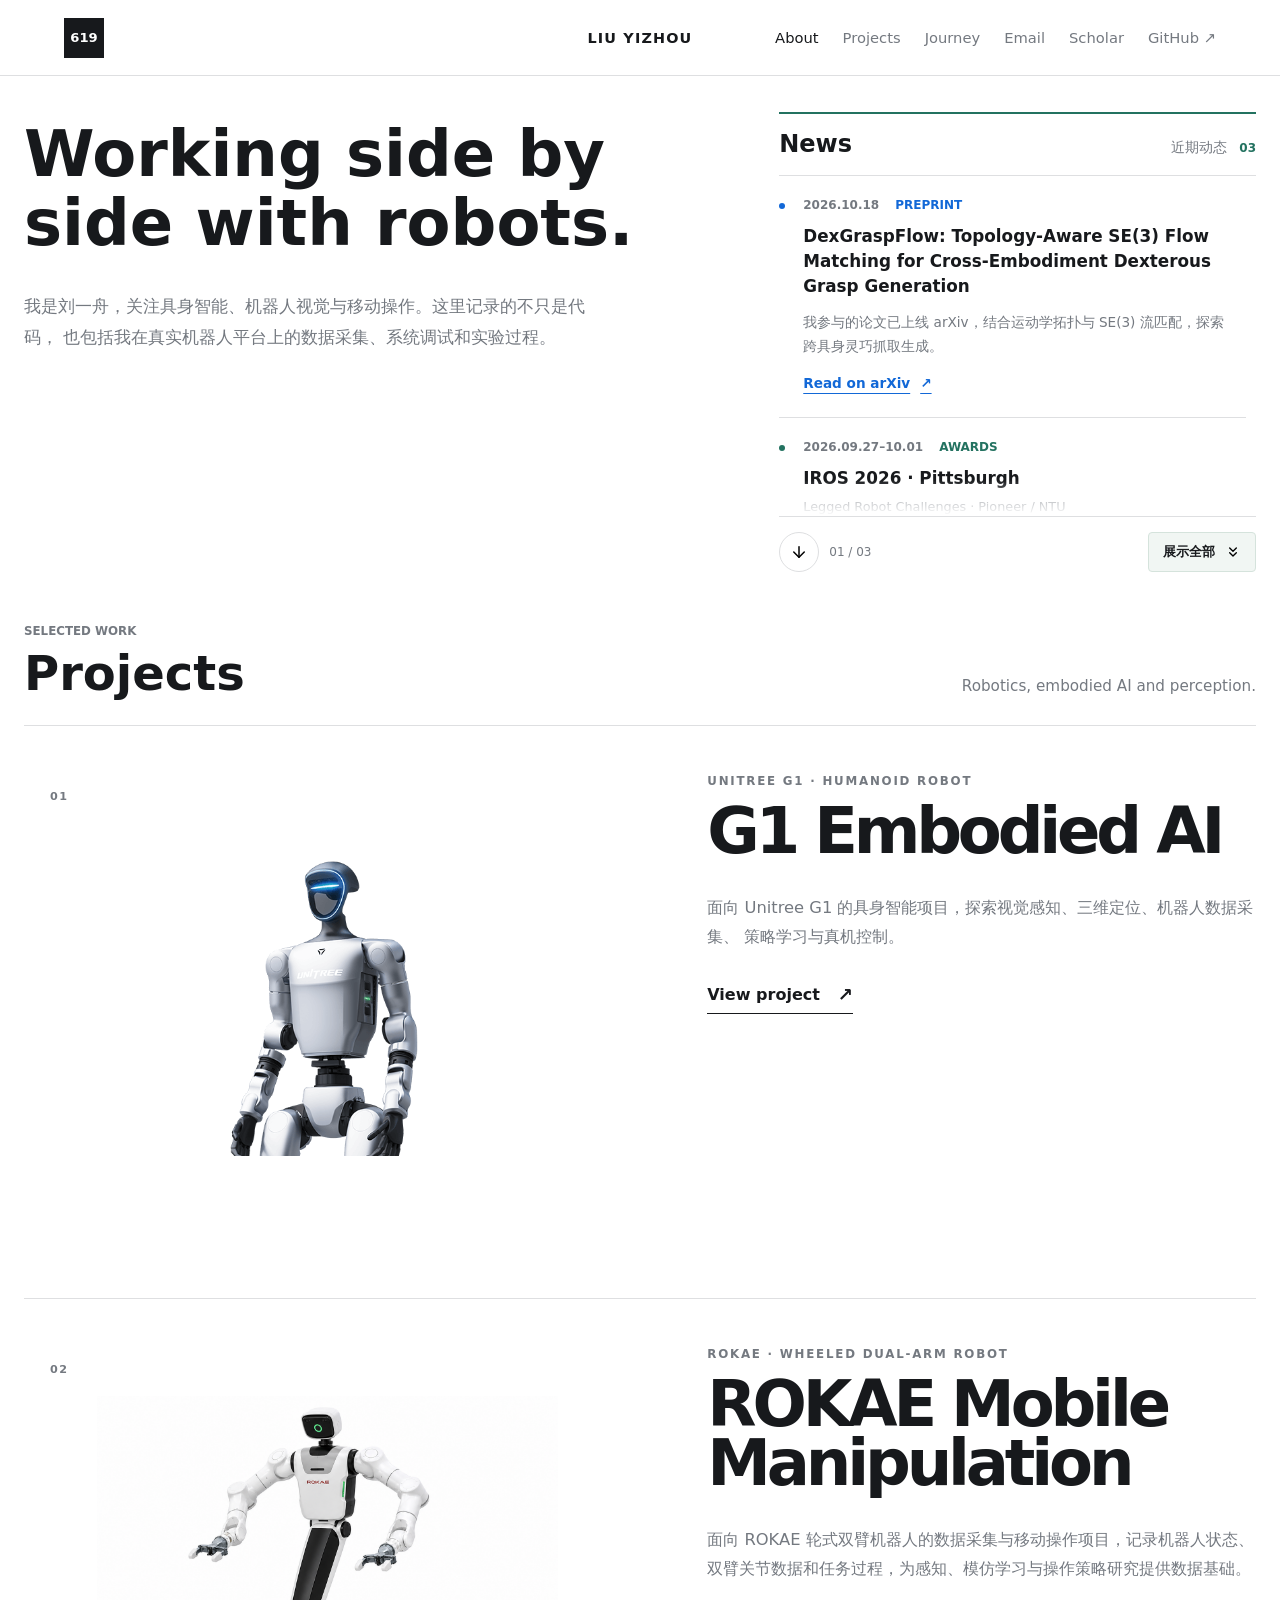
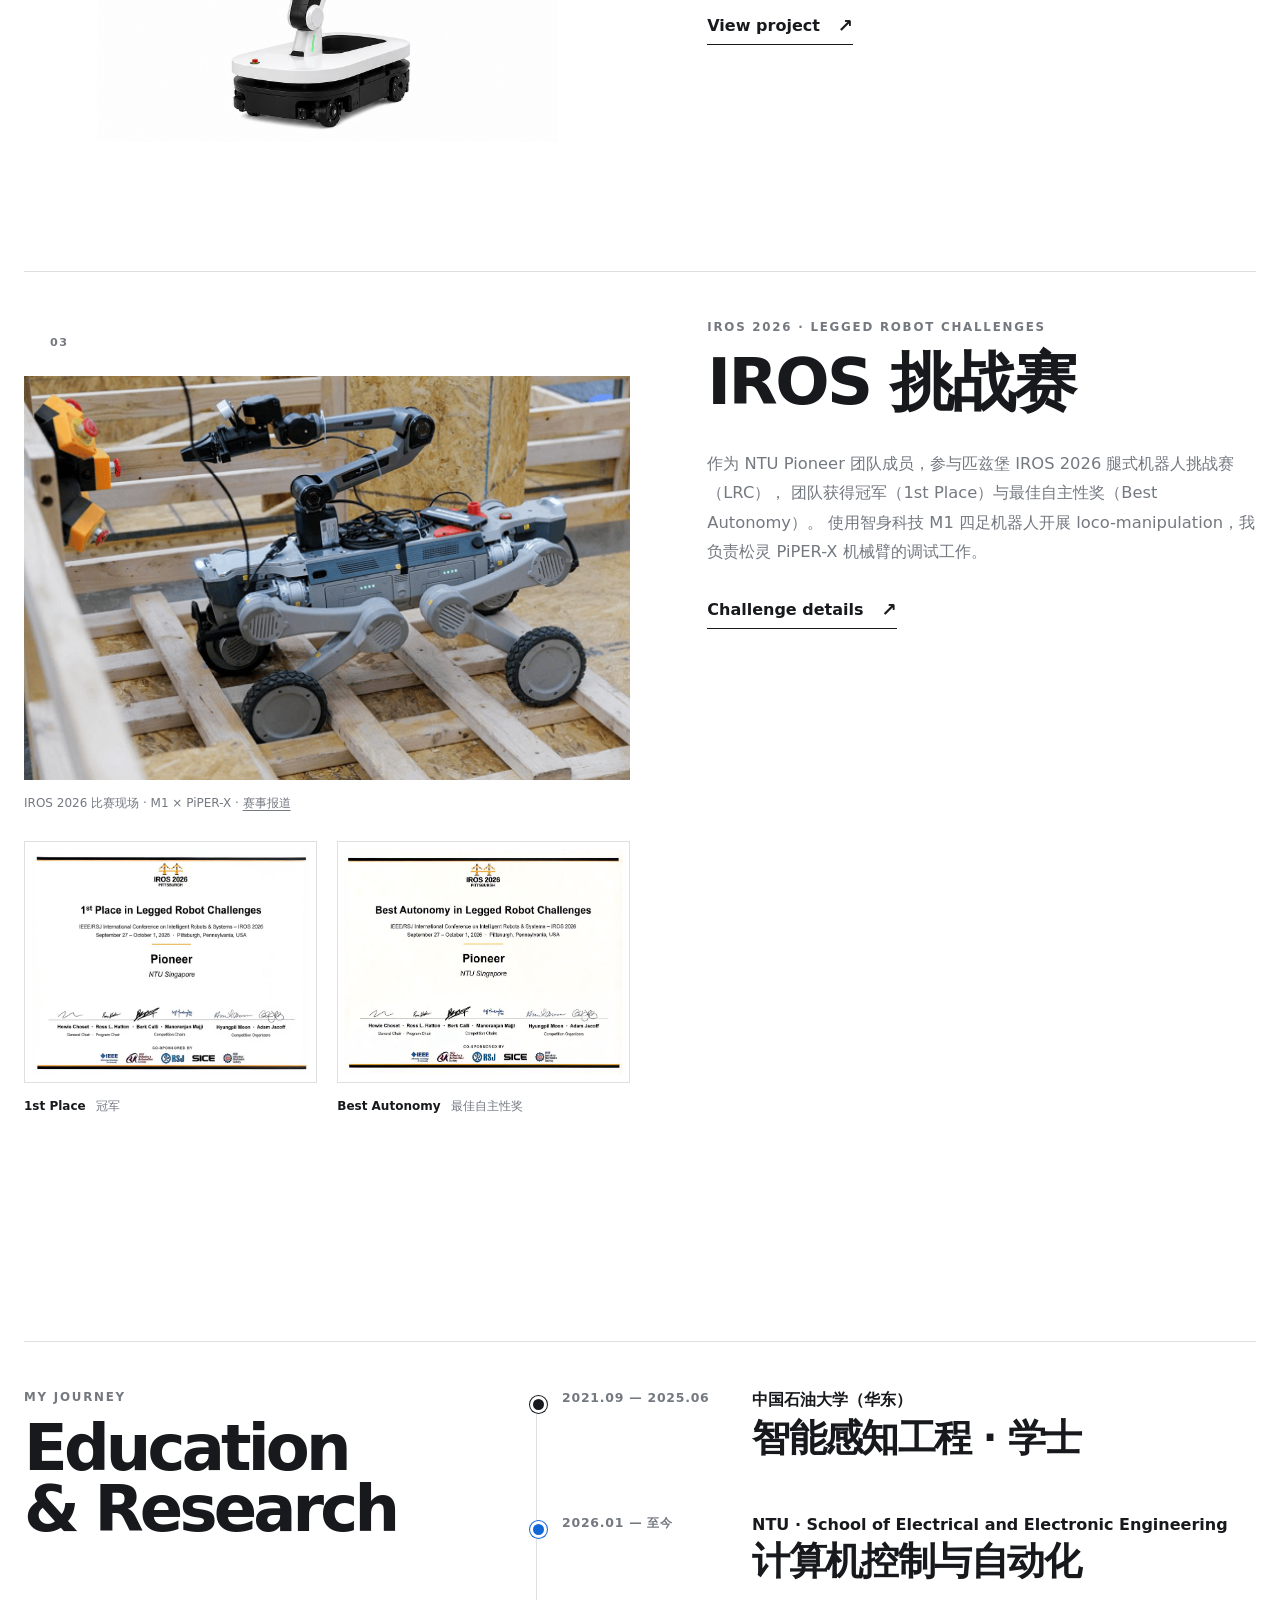
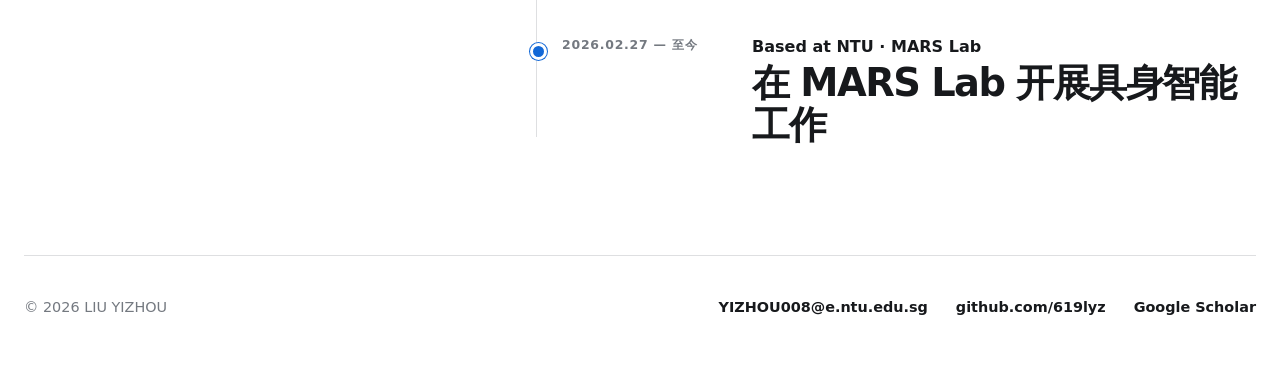
<file: index.html>
<!doctype html>
<html lang="zh-CN">
  <head>
    <meta charset="utf-8" />
    <meta name="viewport" content="width=device-width, initial-scale=1" />
    <meta
      name="description"
      content="LIU YIZHOU 的个人 GitHub Pages：机器人、视觉感知和实用工具项目。"
    />
    <title>LIU YIZHOU | 619lyz</title>
    <link rel="stylesheet" href="styles.css?v=20261023-news-layout" />
  </head>
  <body>
    <header class="site-header">
      <a class="brand-mark" href="#top" aria-label="回到首页">619</a>
      <a class="site-name" href="#top">LIU YIZHOU</a>
      <nav class="nav" aria-label="主导航">
        <a href="#about" data-nav-section="about">About</a>
        <a href="#projects-list" data-nav-section="projects-list">Projects</a>
        <a href="#journey" data-nav-section="journey">Journey</a>
        <a href="contact.html">Email</a>
        <a href="https://scholar.google.com/citations?user=Ahg1phgAAAAJ&amp;hl=zh-CN" aria-label="Google Scholar">Scholar</a>
        <a href="https://github.com/619lyz">GitHub ↗</a>
      </nav>
    </header>

    <main id="top">
      <section class="projects" id="projects" aria-labelledby="projects-title">
        <article class="lab-intro" id="about">
          <div class="lab-intro-copy">
            <h2>
              <span>Working side by</span>
              <span>side with robots.</span>
            </h2>
            <p>
              我是刘一舟，关注具身智能、机器人视觉与移动操作。这里记录的不只是代码，
              也包括我在真实机器人平台上的数据采集、系统调试和实验过程。
            </p>
          </div>
          <aside class="news" aria-labelledby="news-title">
            <header class="news-heading">
              <h2 id="news-title">News</h2>
              <span>近期动态 <b class="news-count">03</b></span>
            </header>
            <div class="news-feed">
              <ol class="news-list" id="news-list" aria-label="近期动态">
                <li class="news-item">
                  <div class="news-meta">
                    <time datetime="2026-10-18">2026.10.18</time>
                    <span>PREPRINT</span>
                  </div>
                  <h3>
                    <a href="https://arxiv.org/abs/2610.26962">
                      DexGraspFlow: Topology-Aware SE(3) Flow Matching for
                      Cross-Embodiment Dexterous Grasp Generation
                    </a>
                  </h3>
                  <p class="news-summary">我参与的论文已上线 arXiv，结合运动学拓扑与 SE(3) 流匹配，探索跨具身灵巧抓取生成。</p>
                  <a class="news-link" href="https://arxiv.org/abs/2610.26962">
                    Read on arXiv <span aria-hidden="true">↗</span>
                  </a>
                </li>
                <li class="news-item news-item--award">
                  <div class="news-meta">
                    <div><time datetime="2026-09-27">2026.09.27</time>–<time datetime="2026-10-01">10.01</time></div>
                    <span>AWARDS</span>
                  </div>
                  <h3>IROS 2026 · Pittsburgh</h3>
                  <p class="news-team">Legged Robot Challenges · Pioneer / NTU</p>
                  <ul class="news-awards" aria-label="获奖项目">
                    <li><strong>1st Place</strong><span>冠军</span></li>
                    <li><strong>Best Autonomy</strong><span>最佳自主性奖</span></li>
                  </ul>
                  <p class="news-summary">
                    团队使用智身科技 M1 四足机器人开展 loco-manipulation，
                    我负责松灵 PiPER-X 机械臂的调试工作。
                  </p>
                  <a class="news-link" href="https://www.prnewswire.com/news-releases/genisom-ai-showcases-embodied-intelligence-and-debuts-worlds-first-industry-grade-educational-quadruped-at-iros-2026-302896049.html">
                    获奖报道 <span aria-hidden="true">↗</span>
                  </a>
                  <a class="news-link news-gallery-link" href="#iros-challenge">比赛照片与证书 <span aria-hidden="true">↓</span></a>
                </li>
                <li class="news-item">
                  <div class="news-meta">
                    <time datetime="2026-09-25">2026.09.25</time>
                    <span>PREPRINT</span>
                  </div>
                  <h3>
                    <a href="https://arxiv.org/abs/2609.30833">
                      Fast Plans, Faithful Actions: Closing the Planning-Execution Gap
                      in Hierarchical Vision-Language-Action Models
                    </a>
                  </h3>
                  <p class="news-summary">我参与的论文已上线 arXiv，探索层次化 VLA 模型中规划与执行的衔接。</p>
                  <a class="news-link" href="https://arxiv.org/abs/2609.30833">
                    Read on arXiv <span aria-hidden="true">↗</span>
                  </a>
                </li>
              </ol>
            </div>
            <div class="news-controls" hidden>
              <div class="news-scroll-control">
                <button class="news-scroll" type="button" aria-label="继续浏览动态" aria-controls="news-list" title="继续浏览动态">
                  <img src="assets/icons/arrow-down.svg" width="18" height="18" alt="" />
                </button>
                <span class="news-position" aria-hidden="true">01 / 03</span>
              </div>
              <button class="news-toggle" type="button" aria-expanded="false" aria-controls="news-list">
                <span>展示全部</span>
                <img src="assets/icons/chevrons-down.svg" width="16" height="16" alt="" />
              </button>
            </div>
          </aside>
        </article>

        <header class="projects-heading" id="projects-list">
          <p class="eyebrow">Selected Work</p>
          <h1 id="projects-title">Projects</h1>
          <p>Robotics, embodied AI and perception.</p>
        </header>

        <ol class="project-list">
          <li>
            <article class="project">
              <a class="project-visual" href="https://github.com/619lyz" aria-label="打开 G1 项目">
                <span class="project-index">01</span>
                <img
                  src="assets/unitree-g1.png"
                  alt="Unitree G1 人形机器人"
                  width="576"
                  height="476"
                />
              </a>
              <div class="project-info">
                <div>
                  <p class="project-type">Unitree G1 · Humanoid Robot</p>
                  <h2>G1 Embodied AI</h2>
                </div>
                <p class="project-description">
                  面向 Unitree G1 的具身智能项目，探索视觉感知、三维定位、机器人数据采集、
                  策略学习与真机控制。
                </p>
                <a class="project-link" href="https://github.com/619lyz">
                  View project <span aria-hidden="true">↗</span>
                </a>
              </div>
            </article>
          </li>
          <li>
            <article class="project project--rokae">
              <a
                class="project-visual"
                href="https://github.com/619lyz/ROKAE-Wheeled-Humanoid-Robot-Dataset"
                aria-label="打开 ROKAE 轮式双臂机器人项目"
              >
                <span class="project-index">02</span>
                <img
                  src="assets/rokae-wheeled-dual-arm.png"
                  alt="ROKAE 轮式双臂人形机器人示意图"
                  width="1448"
                  height="1086"
                />
              </a>
              <div class="project-info">
                <div>
                  <p class="project-type">ROKAE · Wheeled Dual-Arm Robot</p>
                  <h2>ROKAE Mobile Manipulation</h2>
                </div>
                <p class="project-description">
                  面向 ROKAE 轮式双臂机器人的数据采集与移动操作项目，记录机器人状态、
                  双臂关节数据和任务过程，为感知、模仿学习与操作策略研究提供数据基础。
                </p>
                <a
                  class="project-link"
                  href="https://github.com/619lyz/ROKAE-Wheeled-Humanoid-Robot-Dataset"
                >
                  View project <span aria-hidden="true">↗</span>
                </a>
              </div>
            </article>
          </li>
          <li>
            <article class="project project--iros" id="iros-challenge">
              <div class="project-media">
                <figure class="competition-photo">
                  <a
                    class="project-visual"
                    href="assets/iros-2026-loco-manipulation.png"
                    target="_blank"
                    rel="noopener"
                    aria-label="查看 IROS 2026 比赛实拍大图"
                  >
                    <span class="project-index">03</span>
                    <img
                      src="assets/iros-2026-loco-manipulation.png"
                      alt="IROS 2026 比赛现场：智身 M1 四足机器人搭载松灵 PiPER-X 机械臂，在障碍场地进行操作"
                      width="600"
                      height="400"
                      loading="lazy"
                    />
                  </a>
                  <figcaption>IROS 2026 比赛现场 · M1 × PiPER-X · <a href="https://m.sohu.com/a/1091202244_702717">赛事报道</a></figcaption>
                </figure>
                <div class="competition-awards" aria-label="IROS 2026 获奖证书">
                  <figure>
                    <a href="assets/iros-2026-first-place.jpg" target="_blank" rel="noopener" aria-label="查看冠军证书大图">
                      <img src="assets/iros-2026-first-place.jpg" alt="Pioneer，NTU Singapore：IROS 2026 Legged Robot Challenges 冠军证书" width="1568" height="1280" loading="lazy" />
                    </a>
                    <figcaption><strong>1st Place</strong><span>冠军</span></figcaption>
                  </figure>
                  <figure>
                    <a href="assets/iros-2026-best-autonomy.jpg" target="_blank" rel="noopener" aria-label="查看最佳自主性奖证书大图">
                      <img src="assets/iros-2026-best-autonomy.jpg" alt="Pioneer，NTU Singapore：IROS 2026 Legged Robot Challenges 最佳自主性奖证书" width="1614" height="1306" loading="lazy" />
                    </a>
                    <figcaption><strong>Best Autonomy</strong><span>最佳自主性奖</span></figcaption>
                  </figure>
                </div>
              </div>
              <div class="project-info">
                <div>
                  <p class="project-type">IROS 2026 · Legged Robot Challenges</p>
                  <h2>IROS 挑战赛</h2>
                </div>
                <p class="project-description">
                  作为 NTU Pioneer 团队成员，参与匹兹堡 IROS 2026 腿式机器人挑战赛（LRC），
                  团队获得冠军（1st Place）与最佳自主性奖（Best Autonomy）。
                  使用智身科技 M1 四足机器人开展 loco-manipulation，我负责松灵 PiPER-X 机械臂的调试工作。
                </p>
                <a
                  class="project-link"
                  href="https://quadruped-robot-challenges.notion.site/IROS-2026-Legged-Robot-Challenges-LRC-38dec5124feb80a99a97c30273a7b213"
                >
                  Challenge details <span aria-hidden="true">↗</span>
                </a>
              </div>
            </article>
          </li>
        </ol>

        <section class="journey" id="journey" aria-labelledby="journey-title">
          <header class="journey-heading">
            <p class="eyebrow">My Journey</p>
            <h2 id="journey-title">Education &amp; Research</h2>
          </header>
          <ol class="timeline">
            <li class="timeline-item">
              <time datetime="2021-09/2025-06">2021.09 — 2025.06</time>
              <div class="timeline-content">
                <p class="timeline-place">中国石油大学（华东）</p>
                <h3>智能感知工程 · 学士</h3>
              </div>
            </li>
            <li class="timeline-item current">
              <time datetime="2026-01">2026.01 — 至今</time>
              <div class="timeline-content">
                <p class="timeline-place">
                  NTU · School of Electrical and Electronic Engineering
                </p>
                <h3>计算机控制与自动化</h3>
              </div>
            </li>
            <li class="timeline-item current">
              <time datetime="2026-02-27">2026.02.27 — 至今</time>
              <div class="timeline-content">
                <p class="timeline-place">Based at NTU · MARS Lab</p>
                <h3>在 MARS Lab 开展具身智能工作</h3>
              </div>
            </li>
          </ol>
        </section>
      </section>
    </main>

    <footer class="footer" id="contact">
      <p>© <span id="year"></span> LIU YIZHOU</p>
      <div class="footer-links">
        <a href="mailto:YIZHOU008@e.ntu.edu.sg">YIZHOU008@e.ntu.edu.sg</a>
        <a href="https://github.com/619lyz">github.com/619lyz</a>
        <a href="https://scholar.google.com/citations?user=Ahg1phgAAAAJ&amp;hl=zh-CN">Google Scholar</a>
      </div>
    </footer>

    <script defer src="script.js?v=20261023-news-layout"></script>
  </body>
</html>
</file>
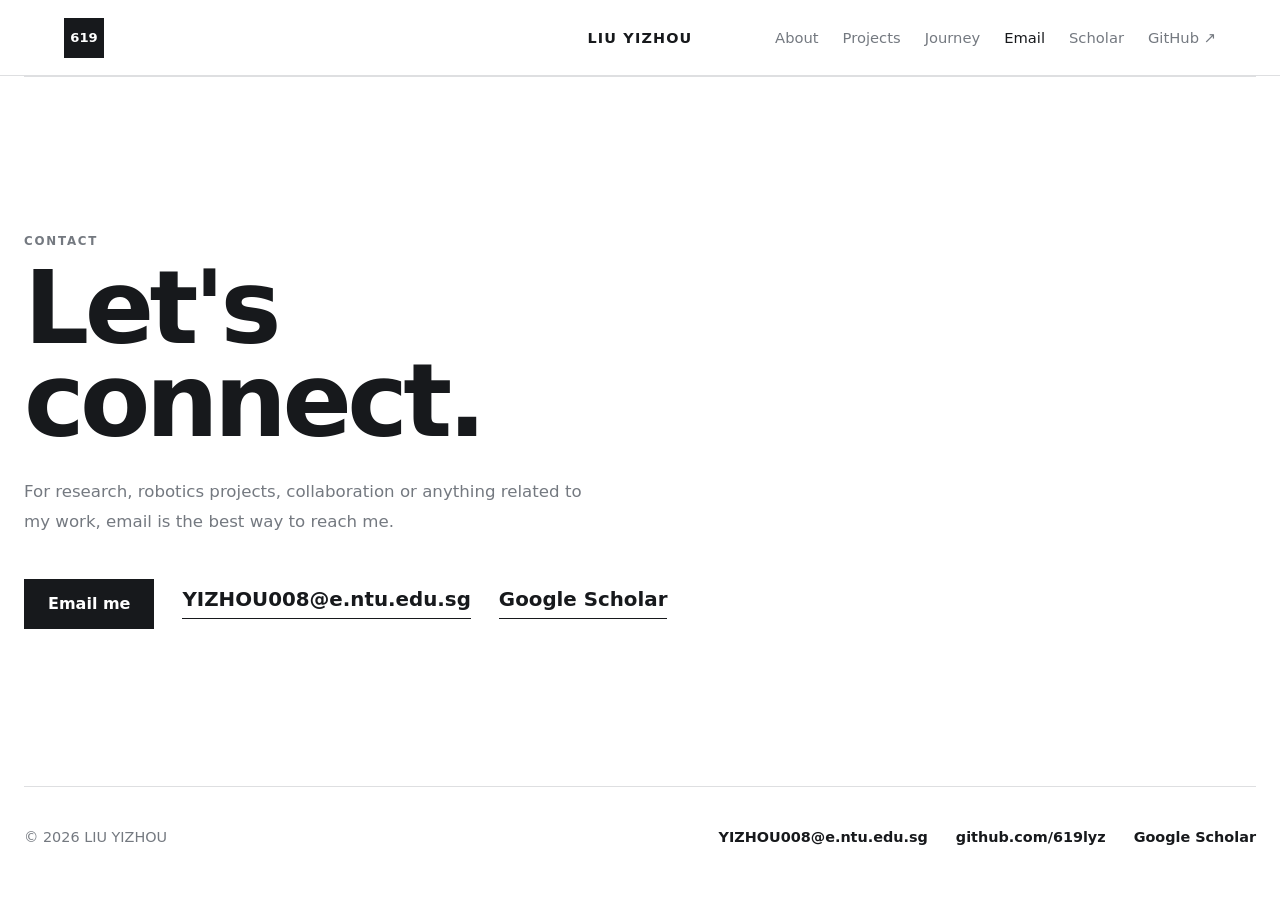
<file: contact.html>
<!doctype html>
<html lang="zh-CN">
  <head>
    <meta charset="utf-8" />
    <meta name="viewport" content="width=device-width, initial-scale=1" />
    <meta name="description" content="LIU YIZHOU 的联系方式。" />
    <title>Contact | LIU YIZHOU</title>
    <link rel="stylesheet" href="styles.css?v=20261023-news-layout" />
  </head>
  <body>
    <header class="site-header">
      <a class="brand-mark" href="index.html#top" aria-label="回到首页">619</a>
      <a class="site-name" href="index.html#top">LIU YIZHOU</a>
      <nav class="nav" aria-label="主导航">
        <a href="index.html#about">About</a>
        <a href="index.html#projects-list">Projects</a>
        <a href="index.html#journey">Journey</a>
        <a class="active" href="contact.html" aria-current="page">Email</a>
        <a href="https://scholar.google.com/citations?user=Ahg1phgAAAAJ&amp;hl=zh-CN" aria-label="Google Scholar">Scholar</a>
        <a href="https://github.com/619lyz">GitHub ↗</a>
      </nav>
    </header>

    <main class="contact-page">
      <section class="contact-hero" aria-labelledby="contact-title">
        <div class="contact-copy">
          <p class="eyebrow">Contact</p>
          <h1 id="contact-title">Let&apos;s connect.</h1>
          <p>
            For research, robotics projects, collaboration or anything related to my work,
            email is the best way to reach me.
          </p>
          <div class="contact-actions">
            <a class="contact-button" href="mailto:YIZHOU008@e.ntu.edu.sg">Email me</a>
            <a class="contact-address" href="mailto:YIZHOU008@e.ntu.edu.sg">
              YIZHOU008@e.ntu.edu.sg
            </a>
            <a class="contact-address" href="https://scholar.google.com/citations?user=Ahg1phgAAAAJ&amp;hl=zh-CN">Google Scholar</a>
          </div>
        </div>
      </section>
    </main>

    <footer class="footer">
      <p>© <span id="year"></span> LIU YIZHOU</p>
      <div class="footer-links">
        <a href="mailto:YIZHOU008@e.ntu.edu.sg">YIZHOU008@e.ntu.edu.sg</a>
        <a href="https://github.com/619lyz">github.com/619lyz</a>
        <a href="https://scholar.google.com/citations?user=Ahg1phgAAAAJ&amp;hl=zh-CN">Google Scholar</a>
      </div>
    </footer>

    <script defer src="script.js?v=20261023-news-layout"></script>
  </body>
</html>
</file>
<file: styles.css>
:root {
  color-scheme: light;
  --ink: #17191c;
  --muted: #747980;
  --line: #dedfe1;
  --soft: #f4f5f6;
  --blue: #1268d7;
  font-family:
    Inter, ui-sans-serif, system-ui, -apple-system, BlinkMacSystemFont, "Segoe UI", sans-serif;
}

* {
  box-sizing: border-box;
}

html {
  overflow-x: hidden;
  scroll-behavior: smooth;
}

body {
  margin: 0;
  overflow-x: hidden;
  background: #fff;
  color: var(--ink);
}

a {
  color: inherit;
}

.site-header {
  position: sticky;
  top: 0;
  z-index: 10;
  display: grid;
  grid-template-columns: 1fr auto 1fr;
  align-items: center;
  min-height: 76px;
  padding: 15px clamp(20px, 5vw, 72px);
  border-bottom: 1px solid var(--line);
  background: rgba(255, 255, 255, 0.94);
  backdrop-filter: blur(18px);
}

.brand-mark {
  display: grid;
  width: 40px;
  height: 40px;
  place-items: center;
  justify-self: start;
  background: var(--ink);
  color: #fff;
  font-size: 0.82rem;
  font-weight: 850;
  text-decoration: none;
}

.site-name {
  font-size: 0.9rem;
  font-weight: 850;
  letter-spacing: 0.08em;
  text-decoration: none;
}

.nav {
  display: flex;
  flex-wrap: wrap;
  min-width: 0;
  align-items: center;
  gap: 12px 24px;
  justify-content: flex-end;
  justify-self: end;
}

.nav a {
  color: var(--muted);
  font-size: 0.92rem;
  text-decoration: none;
}

.nav a:hover,
.nav .active {
  color: var(--ink);
}

main,
.footer {
  width: min(1280px, calc(100% - 48px));
  margin: 0 auto;
}

.projects {
  padding: 36px 0 110px;
}

.projects-heading {
  display: grid;
  grid-template-columns: 1fr auto;
  align-items: end;
  gap: 8px 24px;
  margin-bottom: 24px;
  scroll-margin-top: 100px;
}

.projects-heading .eyebrow {
  grid-column: 1 / -1;
  margin: 0;
  letter-spacing: 0;
}

.projects-heading h1 {
  font-size: 3rem;
  line-height: 1.15;
  letter-spacing: 0;
}

.eyebrow,
.project-type {
  margin: 0 0 14px;
  color: var(--muted);
  font-size: 0.74rem;
  font-weight: 800;
  letter-spacing: 0.15em;
  text-transform: uppercase;
}

h1,
h2,
p {
  overflow-wrap: anywhere;
}

h1 {
  margin: 0;
  font-size: clamp(4.5rem, 12vw, 9rem);
  line-height: 0.82;
  letter-spacing: -0.075em;
}

.projects-heading > p:last-child {
  margin: 0 0 6px;
  color: var(--muted);
  font-size: 0.95rem;
}

.lab-intro {
  display: grid;
  grid-template-columns: minmax(0, 1.45fr) minmax(0, 1fr);
  gap: 64px;
  align-items: start;
  min-width: 0;
  margin-bottom: 48px;
}

.lab-intro-copy {
  width: 100%;
  min-width: 0;
  max-width: 640px;
  padding-top: 8px;
}

.lab-intro-copy h2 {
  max-width: 100%;
  margin: 0;
  font-size: 4rem;
  line-height: 1.08;
  letter-spacing: 0;
}

.lab-intro-copy h2 span {
  display: block;
}

.lab-intro-copy > p:last-child {
  max-width: 570px;
  margin: 34px 0 0;
  color: var(--muted);
  font-size: 1.04rem;
  line-height: 1.85;
}

.project-list {
  margin: 0;
  padding: 0;
  list-style: none;
}

.news {
  --news-preview-height: 340px;
  min-width: 0;
  margin-top: 0;
  border-top: 2px solid #237260;
  padding-top: 16px;
  scroll-margin-top: 100px;
}

.news-heading {
  display: flex;
  flex-wrap: wrap;
  align-items: baseline;
  justify-content: space-between;
  gap: 8px 16px;
  padding-bottom: 16px;
  border-bottom: 1px solid var(--line);
}

.news-heading h2 {
  margin: 0;
  font-size: 1.5rem;
  line-height: 1.2;
  letter-spacing: 0;
}

.news-heading > span {
  display: flex;
  align-items: center;
  gap: 12px;
  color: var(--muted);
  font-size: 0.85rem;
}

.news-count {
  color: #237260;
  font-size: 0.75rem;
  font-variant-numeric: tabular-nums;
}

.news-list {
  margin: 0;
  padding: 0;
  list-style: none;
  scrollbar-width: thin;
  scrollbar-color: #9cb9ae #f0f4f2;
}

.news-feed {
  position: relative;
}

.news.is-collapsible:not(.is-expanded) .news-list {
  max-height: var(--news-preview-height);
  overflow-y: auto;
  scrollbar-gutter: stable;
}

.news-list::-webkit-scrollbar {
  width: 6px;
}

.news-list::-webkit-scrollbar-track {
  background: #f0f4f2;
}

.news-list::-webkit-scrollbar-thumb {
  border-radius: 3px;
  background: #9cb9ae;
}

.news.can-scroll-more .news-feed::after {
  position: absolute;
  right: 8px;
  bottom: 0;
  left: 0;
  height: 36px;
  background: linear-gradient(transparent, #fff);
  pointer-events: none;
  content: "";
}

.news-controls {
  display: flex;
  align-items: center;
  justify-content: space-between;
  gap: 12px;
  min-height: 60px;
  border-top: 1px solid var(--line);
  padding-top: 12px;
}

.news-controls[hidden] {
  display: none;
}

.news-scroll-control {
  display: flex;
  align-items: center;
  gap: 10px;
}

.news-position {
  color: var(--muted);
  font-size: 0.75rem;
  font-variant-numeric: tabular-nums;
}

.news-controls button {
  display: inline-flex;
  align-items: center;
  justify-content: center;
  min-height: 40px;
  border: 1px solid var(--line);
  background: #fff;
  color: var(--ink);
  font: inherit;
  cursor: pointer;
}

.news-scroll {
  flex: 0 0 40px;
  width: 40px;
  padding: 0;
  border-radius: 50%;
}

.news-controls .news-toggle {
  gap: 10px;
  border-color: #d5e3dc;
  border-radius: 4px;
  background: #f1f6f3;
  padding: 0 14px;
  font-size: 0.8rem;
  font-weight: 650;
}

.news-controls button:hover {
  border-color: #237260;
  background: #e8f1ec;
}

.news-controls button:focus-visible,
.news-list:focus-visible {
  outline: 2px solid #237260;
  outline-offset: 3px;
}

.news.at-end .news-scroll img,
.news.is-expanded .news-toggle img {
  transform: rotate(180deg);
}

.news.is-expanded .news-scroll-control {
  visibility: hidden;
}

.news-item {
  position: relative;
  padding: 22px 12px 22px 24px;
  border-bottom: 1px solid var(--line);
}

.news-item::before {
  position: absolute;
  top: 27px;
  left: 0;
  width: 6px;
  height: 6px;
  border-radius: 50%;
  background: var(--blue);
  content: "";
}

.news-item--award::before {
  background: #237260;
}

.news-item--award .news-meta > span {
  color: #237260;
}

.news-team {
  margin: 6px 0 14px;
  color: var(--muted);
  font-size: 0.8rem;
  line-height: 1.6;
}

.news-awards {
  display: grid;
  gap: 6px;
  margin: 0;
  padding: 0 0 0 12px;
  border-left: 2px solid #c5d5cf;
  list-style: none;
}

.news-awards li {
  display: flex;
  flex-wrap: wrap;
  gap: 4px 12px;
  align-items: baseline;
  font-size: 0.85rem;
  line-height: 1.5;
}

.news-awards strong {
  color: #237260;
}

.news-awards span {
  color: #515e59;
  font-size: 0.78rem;
}

.news-meta {
  display: flex;
  flex-wrap: wrap;
  gap: 8px 16px;
  font-size: 0.75rem;
  font-weight: 650;
  color: var(--muted);
  font-variant-numeric: tabular-nums;
}

.news-meta > span {
  color: var(--blue);
}

.news-item h3 {
  margin: 12px 0 0;
  font-size: 1.05rem;
  line-height: 1.5;
  letter-spacing: 0;
  overflow-wrap: anywhere;
}

.news-item h3 a {
  text-decoration: none;
}

.news-summary {
  margin: 12px 0;
  color: var(--muted);
  font-size: 0.85rem;
  line-height: 1.75;
}

.news-link {
  display: inline-flex;
  align-items: center;
  gap: 10px;
  padding: 4px 0;
  color: var(--blue);
  font-size: 0.85rem;
  font-weight: 650;
  text-underline-offset: 5px;
}

.news a:hover {
  color: var(--blue);
  text-decoration: underline;
}

.news a:focus-visible {
  outline: 2px solid var(--blue);
  outline-offset: 4px;
}

@media (max-width: 1000px) {
  .lab-intro {
    grid-template-columns: minmax(0, 1fr);
    gap: 32px;
  }

  .news {
    margin-top: 0;
  }
}

.project-list > li {
  border-top: 1px solid var(--line);
  padding: 40px 0 72px;
}

.project {
  display: grid;
  grid-template-columns: minmax(0, 1.05fr) minmax(360px, 0.95fr);
  gap: clamp(38px, 6vw, 84px);
  align-items: start;
}

.project-visual {
  position: relative;
  display: grid;
  min-height: 460px;
  place-items: center;
  background: #fff;
  overflow: hidden;
}

.project-visual img {
  position: relative;
  z-index: 1;
  display: block;
  width: min(64%, 450px);
  height: auto;
  transition: transform 320ms ease;
}

.project--rokae .project-visual img {
  width: min(76%, 560px);
}

.project-media {
  min-width: 0;
  margin: 0;
}

#iros-challenge {
  scroll-margin-top: 110px;
}

.news-gallery-link {
  margin-left: 16px;
}

.competition-photo,
.competition-awards figure {
  min-width: 0;
  margin: 0;
}

.competition-awards {
  display: grid;
  grid-template-columns: repeat(2, minmax(0, 1fr));
  gap: 20px;
  margin-top: 28px;
}

.competition-awards a {
  display: block;
  border: 1px solid var(--line);
  background: #fff;
  padding: 6px;
  transition: border-color 180ms ease;
}

.competition-awards a:hover,
.competition-awards a:focus-visible {
  border-color: #237260;
}

.competition-awards img {
  display: block;
  width: 100%;
  height: auto;
  aspect-ratio: 1.23;
  object-fit: contain;
}

.competition-awards figcaption {
  display: flex;
  flex-wrap: wrap;
  gap: 4px 10px;
}

.competition-awards strong {
  color: var(--ink);
}

.competition-photo figcaption a {
  text-underline-offset: 3px;
}

.project--iros .project-visual:hover img {
  transform: none;
}

@media (max-width: 420px) {
  .competition-awards {
    grid-template-columns: minmax(0, 1fr);
  }
}

.project--iros .project-visual {
  min-height: 0;
  padding-top: 64px;
}

.project--iros .project-visual img {
  width: 100%;
}

.project-media figcaption {
  margin-top: 14px;
  color: var(--muted);
  font-size: 0.75rem;
  line-height: 1.6;
}

.project-visual:hover img {
  transform: translateY(-8px) scale(1.015);
}

.project-index {
  position: absolute;
  z-index: 2;
  top: 24px;
  font-size: 0.7rem;
  font-weight: 850;
  letter-spacing: 0.14em;
}

.project-index {
  left: 26px;
  color: var(--muted);
}

.project-info {
  display: grid;
  gap: 32px;
  padding-top: 8px;
}

.project-info h2 {
  margin: 0;
  font-size: clamp(2.6rem, 5vw, 5rem);
  line-height: 0.92;
  letter-spacing: -0.065em;
}

.project-description {
  margin: 0;
  color: var(--muted);
  font-size: 1.02rem;
  line-height: 1.8;
}

.project--iros h2 {
  line-height: 1.08;
  letter-spacing: -0.04em;
}

.project-link {
  display: inline-flex;
  width: fit-content;
  align-items: center;
  gap: 18px;
  border-bottom: 1px solid var(--ink);
  padding: 0 0 8px;
  font-weight: 800;
  text-decoration: none;
}

.project-link span {
  font-size: 1.15rem;
  transition: transform 180ms ease;
}

.project-link:hover span {
  transform: translate(3px, -3px);
}

.journey {
  display: grid;
  grid-template-columns: minmax(260px, 0.7fr) minmax(0, 1.3fr);
  gap: clamp(48px, 9vw, 130px);
  margin-top: clamp(80px, 12vw, 160px);
  border-top: 1px solid var(--line);
  padding-top: 48px;
}

.journey-heading h2 {
  max-width: 500px;
  margin: 0;
  font-size: clamp(2.4rem, 5vw, 4.8rem);
  line-height: 0.95;
  letter-spacing: -0.06em;
}

.timeline {
  position: relative;
  margin: 0;
  padding: 0 0 0 32px;
  list-style: none;
}

.timeline::before {
  position: absolute;
  top: 8px;
  bottom: 8px;
  left: 6px;
  width: 1px;
  background: var(--line);
  content: "";
}

.timeline-item {
  position: relative;
  display: grid;
  grid-template-columns: 160px 1fr;
  gap: 30px;
  padding: 0 0 56px;
}

.timeline-item:last-child {
  padding-bottom: 0;
}

.timeline-item::before {
  position: absolute;
  top: 6px;
  left: -32px;
  width: 11px;
  height: 11px;
  border: 3px solid #fff;
  border-radius: 50%;
  background: var(--ink);
  box-shadow: 0 0 0 1px var(--ink);
  content: "";
}

.timeline-item.current::before {
  background: var(--blue);
  box-shadow: 0 0 0 1px var(--blue);
}

.timeline time {
  color: var(--muted);
  font-size: 0.78rem;
  font-weight: 800;
  letter-spacing: 0.06em;
}

.timeline-content h3 {
  margin: 6px 0 0;
  font-size: clamp(1.5rem, 3vw, 2.4rem);
  line-height: 1.08;
  letter-spacing: -0.04em;
}

.timeline-place {
  margin: 0;
  font-weight: 800;
}

.timeline-content > p:last-child:not(.timeline-place) {
  margin: 12px 0 0;
  color: var(--muted);
}

.contact-page {
  min-height: calc(100vh - 190px);
}

.contact-hero {
  display: grid;
  grid-template-columns: minmax(0, 1fr);
  align-items: center;
  min-width: 0;
  min-height: calc(100vh - 190px);
  border-top: 1px solid var(--line);
  padding: clamp(64px, 9vw, 116px) 0;
}

.contact-copy {
  min-width: 0;
  max-width: 760px;
}

.contact-copy h1 {
  max-width: 740px;
  font-size: clamp(3.4rem, 8vw, 6.6rem);
  line-height: 0.9;
  letter-spacing: -0.045em;
}

.contact-copy > p:not(.eyebrow) {
  max-width: min(560px, 100%);
  margin: 30px 0 0;
  color: var(--muted);
  font-size: 1.04rem;
  line-height: 1.8;
}

.contact-actions {
  display: flex;
  flex-wrap: wrap;
  gap: 18px 28px;
  align-items: center;
  margin-top: 42px;
}

.contact-button {
  display: inline-flex;
  min-height: 50px;
  align-items: center;
  justify-content: center;
  background: var(--ink);
  color: #fff;
  padding: 0 24px;
  font-weight: 850;
  text-decoration: none;
}

.contact-address {
  width: fit-content;
  max-width: 100%;
  border-bottom: 1px solid var(--ink);
  padding-bottom: 7px;
  color: var(--ink);
  font-size: clamp(1rem, 2vw, 1.24rem);
  font-weight: 800;
  overflow-wrap: anywhere;
  text-decoration: none;
}

.footer {
  display: flex;
  align-items: center;
  justify-content: space-between;
  gap: 20px;
  border-top: 1px solid var(--line);
  padding: 28px 0 42px;
  color: var(--muted);
  font-size: 0.9rem;
}

.footer a {
  color: var(--ink);
  font-weight: 700;
  text-decoration: none;
}

.footer-links {
  display: flex;
  flex-wrap: wrap;
  gap: 12px 28px;
  justify-content: flex-end;
}

@media (max-width: 860px) {
  .journey,
  .project {
    grid-template-columns: 1fr;
  }

  .journey {
    gap: 44px;
  }

  .project-visual {
    min-height: 440px;
  }

  .project-info {
    max-width: 680px;
  }
}

@media (max-width: 560px) {
  .site-header {
    position: static;
    grid-template-columns: auto 1fr;
    gap: 14px 18px;
  }

  .site-name {
    justify-self: start;
  }

  .nav {
    grid-column: 1 / -1;
    min-width: 0;
    width: 100%;
    flex-wrap: wrap;
    gap: 14px 16px;
    justify-content: flex-start;
  }

  .nav a {
    font-size: 0.9rem;
  }

  main,
  .footer {
    width: min(100% - 28px, 1280px);
  }

  .projects {
    padding-top: 28px;
  }

  .projects-heading {
    grid-template-columns: minmax(0, 1fr);
    gap: 8px;
  }

  .projects-heading h1 {
    font-size: 2.25rem;
  }

  .projects-heading > p:last-child {
    margin: 0;
  }

  .lab-intro {
    margin-bottom: 32px;
  }

  .news {
    --news-preview-height: 320px;
  }

  .lab-intro-copy {
    max-width: calc(100vw - 28px);
    padding-top: 0;
  }

  .lab-intro-copy h2 {
    max-width: calc(100vw - 28px);
    font-size: 2.5rem;
    line-height: 1.1;
    letter-spacing: 0;
  }

  .lab-intro-copy > p:last-child {
    max-width: 330px;
  }

  .timeline-item {
    grid-template-columns: 1fr;
    gap: 8px;
  }

  h1 {
    font-size: clamp(4rem, 23vw, 6.5rem);
  }

  .project-list > li {
    padding-top: 24px;
  }

  .project-visual {
    min-height: 350px;
  }

  .project-visual img {
    width: min(72%, 360px);
  }

  .project--rokae .project-visual img {
    width: min(88%, 430px);
  }

  .project-info h2 {
    font-size: 3.2rem;
  }

  .contact-copy h1 {
    font-size: clamp(3.4rem, 18vw, 5.4rem);
  }

  .contact-copy > p:not(.eyebrow) {
    max-width: 330px;
  }

  .contact-actions {
    align-items: flex-start;
    flex-direction: column;
  }

  .footer {
    align-items: flex-start;
    flex-direction: column;
  }

  .footer-links {
    flex-direction: column;
    justify-content: flex-start;
  }
}
</file>
